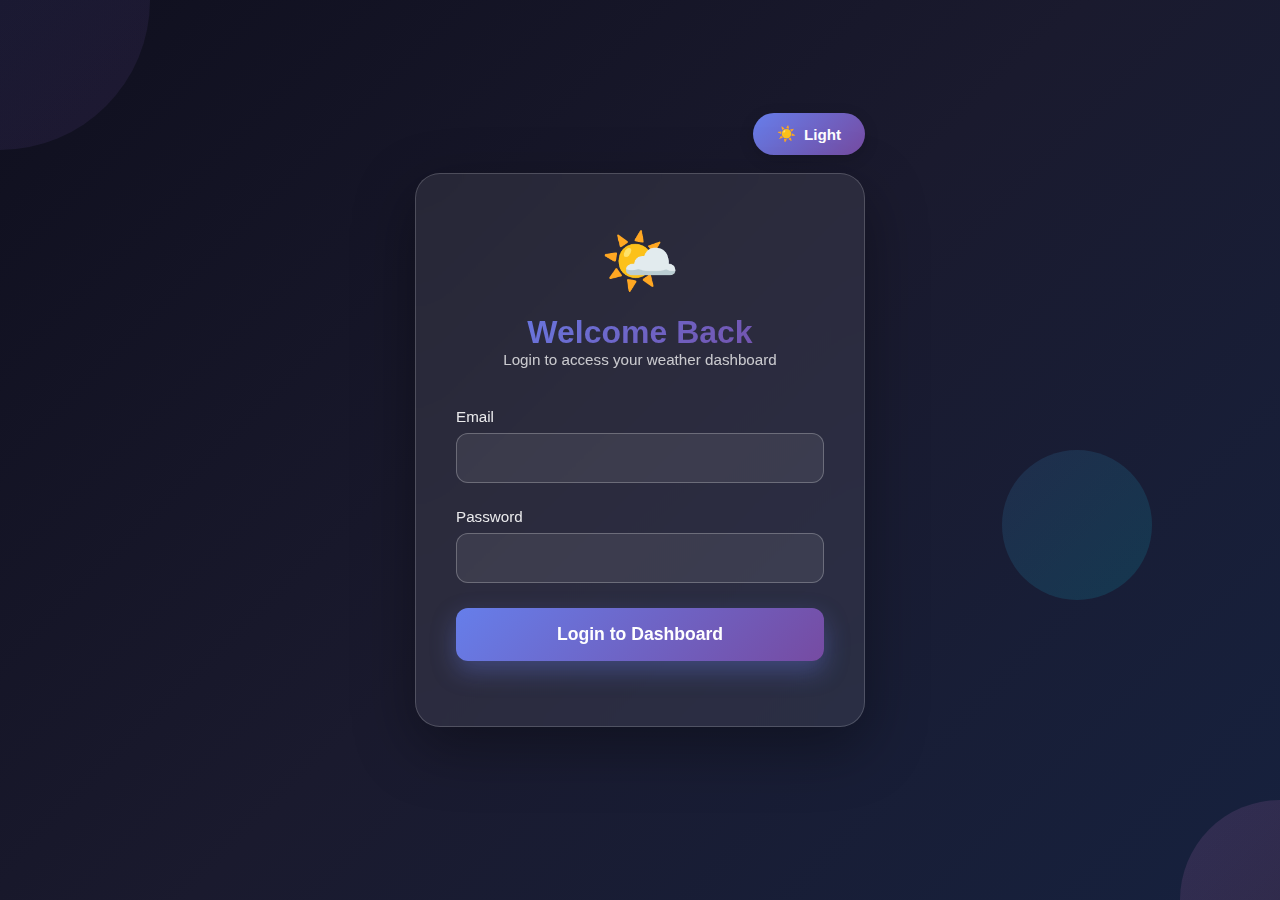
<file: web/index.html>
<!DOCTYPE html>
<html lang="en">
<head>
    <meta charset="UTF-8">
    <meta name="viewport" content="width=device-width, initial-scale=1.0">
    <title>Login - Weather Dashboard</title>

    <link rel="stylesheet" href="login.css">
</head>

<body class="dark-mode">

<div class="bg-shapes">
    <div class="shape shape1"></div>
    <div class="shape shape2"></div>
    <div class="shape shape3"></div>
</div>

<div class="container">

    <button class="theme-toggle" id="themeToggle">
        <span id="themeIcon">☀️</span>
        <span id="themeText">Light</span>
    </button>

    <div class="login-card">
        <div class="logo-section">
            <div class="logo">🌤️</div>
            <h1>Welcome Back</h1>
            <p>Login to access your weather dashboard</p>
        </div>

        <form id="loginForm">
            <div class="form-group">
                <label>Email</label>
                <input id="email" class="form-input" required>
            </div>

            <div class="form-group">
                <label>Password</label>
                <input id="password" type="password" class="form-input" required>
            </div>

            <button type="submit" class="login-btn">
                <span class="btn-text">Login to Dashboard</span>
            </button>

            <p id="loginError"></p>
        </form>
    </div>
</div>

<script src="login.js"></script>
</body>
</html>
</file>
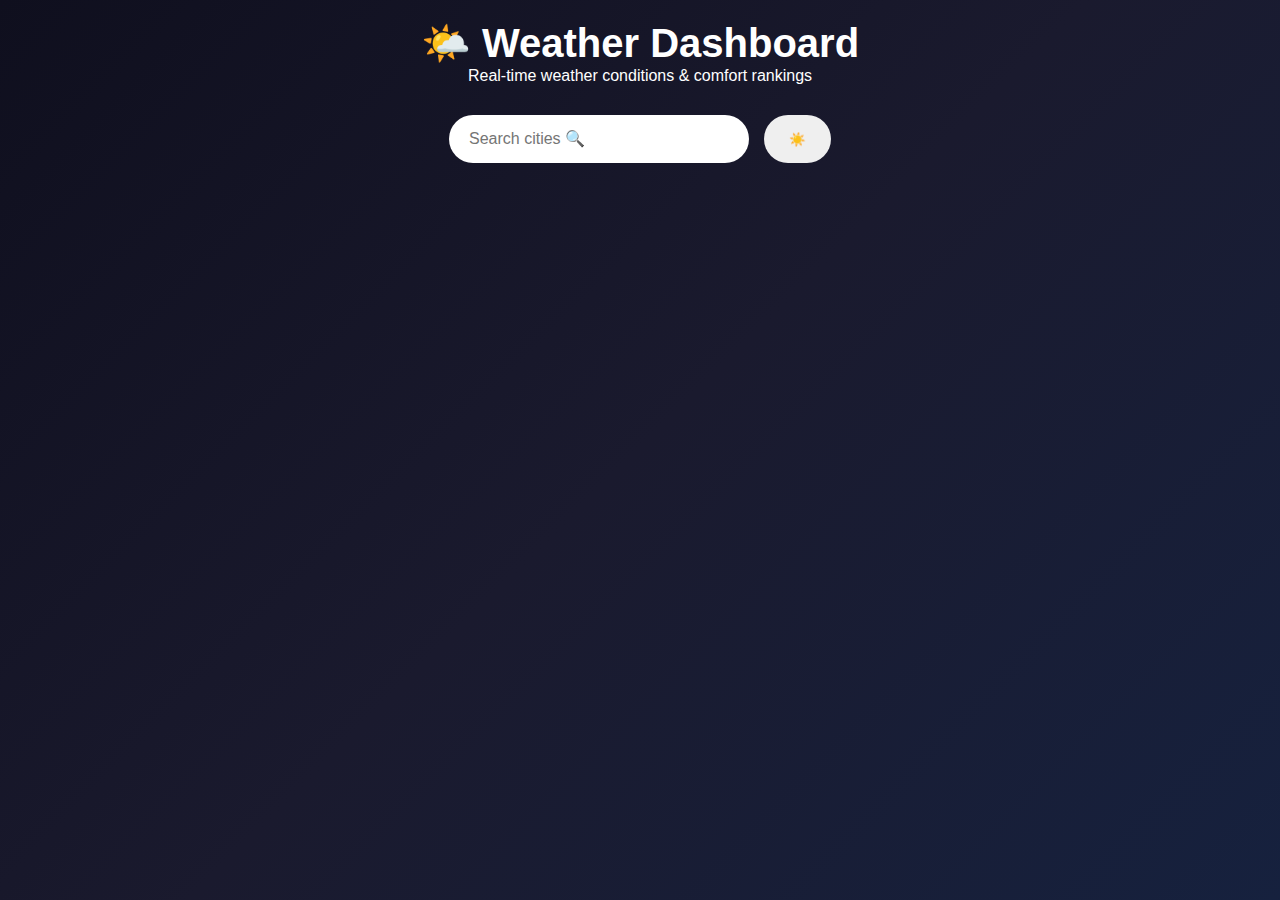
<file: web/dashboard.html>
<!DOCTYPE html>
<html lang="en">
<head>
    <meta charset="UTF-8">
    <meta name="viewport" content="width=device-width, initial-scale=1.0">
    <title>Weather Dashboard</title>

    <link rel="stylesheet" href="style.css">
</head>

<body class="dark-mode">

<div class="container">
    <div class="header">
        <h1>🌤️ Weather Dashboard</h1>
        <p>Real-time weather conditions & comfort rankings</p>
    </div>

    <div class="controls">
        <div class="search-container">
            <input type="text" id="searchInput" class="search-input" placeholder="Search cities 🔍">

        </div>

        <button class="theme-toggle" id="themeToggle">
            <span id="themeIcon">☀️</span>
        </button>
    </div>

    <div class="grid" id="weatherGrid"></div>
</div>

<script src="app.js"></script>
</body>
</html>
</file>
<file: web/login.css>
* {
    margin: 0;
    padding: 0;
    box-sizing: border-box;
}


body {
    font-family: 'Segoe UI', Tahoma, Geneva, Verdana, sans-serif;
    min-height: 100vh;
    display: flex;
    align-items: center;
    justify-content: center;
    padding: 20px;
    transition: all 0.3s ease;
    position: relative;
    overflow: hidden;
}


body.dark-mode {
    background: linear-gradient(135deg, #0f0f1e 0%, #1a1a2e 50%, #16213e 100%);
    color: #ffffff;
}

body.light-mode {
    background: linear-gradient(135deg, #f5f7fa 0%, #c3cfe2 100%);
    color: #1a1a2e;
}


.bg-shapes {
    position: absolute;
    width: 100%;
    height: 100%;
    overflow: hidden;
    z-index: 0;
}

.shape {
    position: absolute;
    border-radius: 50%;
    opacity: 0.12;
    animation: float 20s infinite ease-in-out;
}

.shape1 {
    width: 300px;
    height: 300px;
    background: linear-gradient(135deg, #667eea, #764ba2);
    top: -150px;
    left: -150px;
}

.shape2 {
    width: 200px;
    height: 200px;
    background: linear-gradient(135deg, #f093fb, #f5576c);
    bottom: -100px;
    right: -100px;
    animation-delay: 5s;
}

.shape3 {
    width: 150px;
    height: 150px;
    background: linear-gradient(135deg, #4facfe, #00f2fe);
    top: 50%;
    right: 10%;
    animation-delay: 10s;
}

@keyframes float {
    0%, 100% { transform: translate(0, 0) rotate(0deg); }
    33% { transform: translate(30px, -30px) rotate(120deg); }
    66% { transform: translate(-20px, 20px) rotate(240deg); }
}


.container {
    position: relative;
    z-index: 1;
    width: 100%;
    max-width: 450px;
}


.theme-toggle {
    position: absolute;
    top: -60px;
    right: 0;
    padding: 12px 24px;
    border-radius: 50px;
    border: none;
    font-size: 0.95rem;
    font-weight: 600;
    cursor: pointer;
    transition: all 0.3s ease;
    box-shadow: 0 4px 15px rgba(0, 0, 0, 0.15);
    display: flex;
    align-items: center;
    gap: 8px;
}

.dark-mode .theme-toggle {
    background: linear-gradient(135deg, #667eea, #764ba2);
    color: #ffffff;
}

.light-mode .theme-toggle {
    background: linear-gradient(135deg, #ffd700, #ffed4e);
    color: #1a1a2e;
}

.theme-toggle:hover {
    transform: scale(1.05);
}


.login-card {
    border-radius: 25px;
    padding: 50px 40px;
    box-shadow: 0 20px 60px rgba(0, 0, 0, 0.35);
    backdrop-filter: blur(12px);
    border: 1px solid;
    animation: slideIn 0.6s ease;
}

.dark-mode .login-card {
    background: rgba(255, 255, 255, 0.08);
    border-color: rgba(255, 255, 255, 0.18);
}

.light-mode .login-card {
    background: rgba(255, 255, 255, 0.97);
    border-color: rgba(0, 0, 0, 0.1);
}

@keyframes slideIn {
    from { opacity: 0; transform: translateY(30px); }
    to { opacity: 1; transform: translateY(0); }
}


.logo-section {
    text-align: center;
    margin-bottom: 40px;
}

.logo {
    font-size: 4rem;
    margin-bottom: 15px;
    animation: bounce 2s infinite;
}

@keyframes bounce {
    0%, 100% { transform: translateY(0); }
    50% { transform: translateY(-10px); }
}

.logo-section h1 {
    font-size: 2rem;
    background: linear-gradient(135deg, #667eea 0%, #764ba2 100%);
    -webkit-background-clip: text;
    -webkit-text-fill-color: transparent;
}

.logo-section p {
    font-size: 0.95rem;
    opacity: 0.75;
}


.form-group {
    margin-bottom: 25px;
}

.form-group label {
    display: block;
    margin-bottom: 8px;
    font-weight: 500;
    font-size: 0.95rem;
    opacity: 0.9;
}

.form-input {
    width: 100%;
    padding: 15px 20px;
    border-radius: 12px;
    border: 1px solid;
    font-size: 1rem;
    outline: none;
    transition: all 0.3s ease;
}

.dark-mode .form-input {
    background: rgba(255, 255, 255, 0.08);
    border-color: rgba(255, 255, 255, 0.25);
    color: #ffffff;
}

.light-mode .form-input {
    background: #ffffff;
    border-color: rgba(0, 0, 0, 0.15);
    color: #1a1a2e;
}

.form-input:focus {
    border-color: #667eea;
    box-shadow: 0 0 0 3px rgba(102, 126, 234, 0.12);
}


.login-btn {
    width: 100%;
    padding: 16px;
    border-radius: 12px;
    border: none;
    font-size: 1.1rem;
    font-weight: 600;
    cursor: pointer;
    background: linear-gradient(135deg, #667eea, #764ba2);
    color: #ffffff;
    box-shadow: 0 10px 25px rgba(102, 126, 234, 0.35);
    transition: all 0.3s ease;
}

.login-btn:hover {
    transform: translateY(-2px);
    box-shadow: 0 14px 35px rgba(102, 126, 234, 0.45);
}


#loginError {
    color: #ff6b6b;
    margin-top: 15px;
    text-align: center;
    font-size: 0.9rem;
}


@media (max-width: 480px) {
    .login-card {
        padding: 40px 25px;
    }

    .logo-section h1 {
        font-size: 1.6rem;
    }

    .theme-toggle {
        top: -50px;
        padding: 10px 20px;
        font-size: 0.85rem;
    }
}
</file>
<file: web/style.css>
* {
    margin: 0;
    padding: 0;
    box-sizing: border-box;
}

body {
    font-family: 'Segoe UI', Tahoma, Geneva, Verdana, sans-serif;
    min-height: 100vh;
    padding: 20px;
    transition: all 0.3s ease;
}

body.dark-mode {
    background: linear-gradient(135deg, #0f0f1e, #1a1a2e, #16213e);
    color: white;
}

body.light-mode {
    background: linear-gradient(135deg, #f5f7fa, #c3cfe2);
    color: #1a1a2e;
}

.container {
    max-width: 1200px;
    margin: auto;
}

.header {
    text-align: center;
    margin-bottom: 30px;
}

.header h1 {
    font-size: 2.5rem;
}

.controls {
    display: flex;
    gap: 15px;
    justify-content: center;
    flex-wrap: wrap;
}

.search-input {
    padding: 15px 20px;
    border-radius: 50px;
    border: none;
    font-size: 1rem;
    width: 300px;
}

.theme-toggle {
    padding: 15px 25px;
    border-radius: 50px;
    border: none;
    cursor: pointer;
}

.grid {
    display: grid;
    grid-template-columns: repeat(auto-fit, minmax(300px, 1fr));
    gap: 25px;
    margin-top: 30px;
}

.card {
    background: rgba(255,255,255,0.05);
    padding: 25px;
    border-radius: 20px;
    position: relative;
}

.rank-badge {
    position: absolute;
    top: 15px;
    right: 15px;
    background: gold;
    color: black;
    border-radius: 50%;
    width: 40px;
    height: 40px;
    display: flex;
    align-items: center;
    justify-content: center;
}

.temperature {
    font-size: 2.5rem;
    font-weight: bold;
}

.comfort-bar {
    background: rgba(255,255,255,0.1);
    height: 10px;
    border-radius: 10px;
}

.comfort-fill {
    height: 100%;
    border-radius: 10px;
}
</file>
